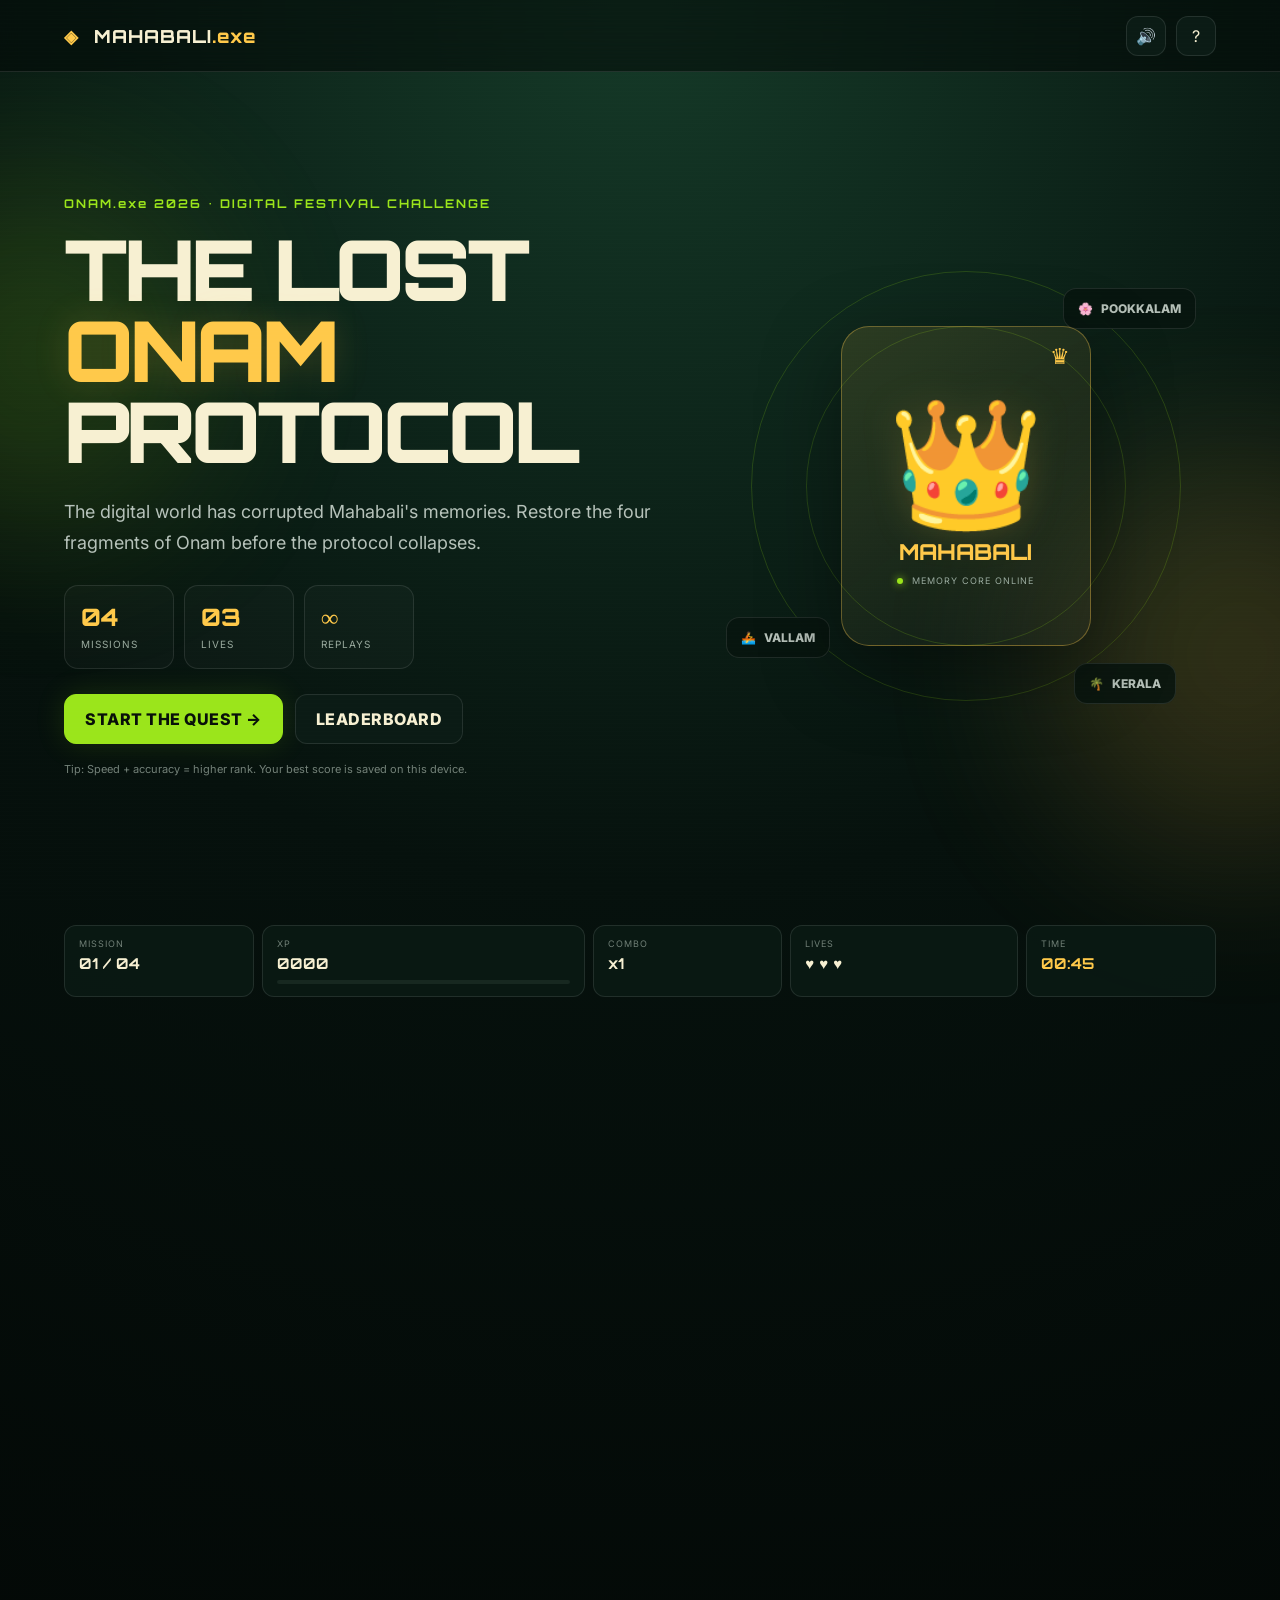
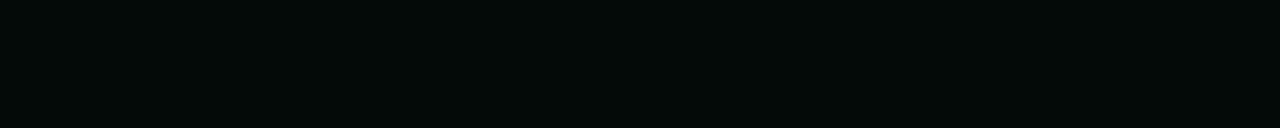
<file: index.html>
<!DOCTYPE html>
<html lang="en">
<head>
  <meta charset="UTF-8" />

  <meta
    name="viewport"
    content="width=device-width, initial-scale=1.0"
  />

  <meta name="theme-color" content="#07130f" />

  <title>MAHABALI.exe — The Lost Onam Protocol</title>

  <link
    rel="preconnect"
    href="https://fonts.googleapis.com"
  />

  <link
    rel="preconnect"
    href="https://fonts.gstatic.com"
    crossorigin
  />

  <link
    href="https://fonts.googleapis.com/css2?family=Inter:wght@400;500;600;700;800&family=Orbitron:wght@500;700;800;900&display=swap"
    rel="stylesheet"
  />

  <link rel="stylesheet" href="style.css" />
</head>

<body>

  <div class="scanlines"></div>

  <div class="ambient ambient-a"></div>
  <div class="ambient ambient-b"></div>

  <!-- TOP BAR -->

  <header class="topbar">

    <div class="brand">
      <span class="brand-mark">◈</span>
      MAHABALI<span>.exe</span>
    </div>

    <div class="top-actions">

      <button
        id="soundBtn"
        class="icon-btn"
        title="Toggle sound"
      >
        🔊
      </button>

      <button
        id="helpBtn"
        class="icon-btn"
        title="How to play"
      >
        ?
      </button>

    </div>

  </header>


  <main>

    <!-- ================= START SCREEN ================= -->

    <section
      id="startScreen"
      class="screen active"
    >

      <div class="hero-grid">

        <div class="hero-copy">

          <div class="eyebrow">
            ONAM.exe 2026 • DIGITAL FESTIVAL CHALLENGE
          </div>

          <h1>
            THE LOST
            <br>
            <span>ONAM</span> PROTOCOL
          </h1>

          <p class="lead">
            The digital world has corrupted Mahabali's memories.
            Restore the four fragments of Onam before the protocol
            collapses.
          </p>


          <div class="hero-stats">

            <div>
              <strong>04</strong>
              <small>MISSIONS</small>
            </div>

            <div>
              <strong>03</strong>
              <small>LIVES</small>
            </div>

            <div>
              <strong>∞</strong>
              <small>REPLAYS</small>
            </div>

          </div>


          <div class="start-actions">

            <button
              id="startBtn"
              class="primary-btn"
            >
              START THE QUEST
              <span>→</span>
            </button>

            <button
              id="leaderBtn"
              class="secondary-btn"
            >
              LEADERBOARD
            </button>

          </div>


          <p class="microcopy">
            Tip: Speed + accuracy = higher rank.
            Your best score is saved on this device.
          </p>

        </div>


        <!-- HERO ART -->

        <div class="hero-art">

          <div class="orbit orbit-1"></div>
          <div class="orbit orbit-2"></div>

          <div class="mahabali-card">

            <div class="crown">
              ♛
            </div>

            <div class="avatar">
              👑
            </div>

            <div class="maha-name">
              MAHABALI
            </div>

            <div class="maha-status">
              <i></i>
              MEMORY CORE ONLINE
            </div>

          </div>


          <div class="floating-card fc1">
            🌸
            <span>POOKKALAM</span>
          </div>

          <div class="floating-card fc2">
            🚣
            <span>VALLAM</span>
          </div>

          <div class="floating-card fc3">
            🌴
            <span>KERALA</span>
          </div>

        </div>

      </div>

    </section>


    <!-- ================= BRIEFING ================= -->

    <section
      id="briefingScreen"
      class="screen"
    >

      <div class="panel briefing-panel">

        <div class="eyebrow">
          INCOMING TRANSMISSION
        </div>

        <div class="brief-icon">
          👑
        </div>

        <h2>
          MAHABALI NEEDS YOU.
        </h2>

        <p>
          Four memory fragments are scattered across
          the digital Onam realm.
        </p>


        <div class="mission-list">

          <div>
            <b>01</b>
            <span>POOKKALAM CORE</span>
            <em>Pattern</em>
          </div>

          <div>
            <b>02</b>
            <span>VALLAM RUSH</span>
            <em>Reflex</em>
          </div>

          <div>
            <b>03</b>
            <span>ONAM HUNT</span>
            <em>Search</em>
          </div>

          <div>
            <b>04</b>
            <span>MAHABALI'S CHOICE</span>
            <em>Knowledge</em>
          </div>

        </div>


        <button
          id="beginBtn"
          class="primary-btn"
        >
          ENTER THE PROTOCOL
          <span>→</span>
        </button>

      </div>

    </section>


    <!-- ================= GAME SCREEN ================= -->

    <section
      id="gameScreen"
      class="screen"
    >

      <div class="hud">

        <div class="hud-block">
          <small>MISSION</small>
          <strong id="missionNumber">
            01 / 04
          </strong>
        </div>


        <div class="hud-block xp-block">

          <small>XP</small>

          <strong id="xpText">
            0000
          </strong>

          <div class="xp-bar">
            <i id="xpBar"></i>
          </div>

        </div>


        <div class="hud-block">

          <small>COMBO</small>

          <strong id="comboText">
            x1
          </strong>

        </div>


        <div class="hud-block">

          <small>LIVES</small>

          <strong id="livesText">
            ♥ ♥ ♥
          </strong>

        </div>


        <div class="hud-block timer-block">

          <small>TIME</small>

          <strong id="timerText">
            00:45
          </strong>

        </div>

      </div>


      <div
        id="levelContainer"
        class="level-container"
      ></div>

    </section>


    <!-- ================= FINAL SCREEN ================= -->

    <section
      id="finalScreen"
      class="screen"
    >

      <div class="panel final-panel">

        <div class="success-ring">
          ✓
        </div>

        <div class="eyebrow">
          PROTOCOL RESTORED
        </div>

        <h2>
          ONAM LIVES.
        </h2>

        <p class="final-message">
          You restored Mahabali's memories.
          The festival is back online.
        </p>


        <div class="score-card">

          <div>
            <small>FINAL SCORE</small>

            <strong id="finalScore">
              0000
            </strong>
          </div>


          <div>
            <small>RANK</small>

            <strong id="finalRank">
              —
            </strong>
          </div>


          <div>
            <small>BEST COMBO</small>

            <strong id="finalCombo">
              x1
            </strong>
          </div>

        </div>


        <div class="name-row">

          <input
            id="playerName"
            maxlength="14"
            placeholder="ENTER YOUR NAME"
          />

          <button
            id="saveScoreBtn"
            class="primary-btn"
          >
            SAVE SCORE
          </button>

        </div>


        <div class="final-actions">

          <button
            id="replayBtn"
            class="secondary-btn"
          >
            PLAY AGAIN
          </button>

          <button
            id="finalLeaderBtn"
            class="secondary-btn"
          >
            LEADERBOARD
          </button>

        </div>

      </div>

    </section>


    <!-- ================= LEADERBOARD ================= -->

    <section
      id="leaderScreen"
      class="screen"
    >

      <div class="panel leader-panel">

        <div class="eyebrow">
          ONAM.exe HALL OF FAME
        </div>

        <h2>
          LEADERBOARD
        </h2>

        <div
          id="leaderboardList"
          class="leaderboard-list"
        ></div>

        <button
          id="closeLeaderBtn"
          class="secondary-btn"
        >
          ← BACK
        </button>

      </div>

    </section>

  </main>


  <!-- TOAST -->

  <div
    id="toast"
    class="toast"
  ></div>


  <!-- HELP MODAL -->

  <div
    id="helpModal"
    class="modal hidden"
  >

    <div class="modal-box">

      <button
        id="closeHelp"
        class="modal-close"
      >
        ×
      </button>

      <div class="eyebrow">
        HOW TO PLAY
      </div>

      <h3>
        Restore the four fragments.
      </h3>

      <ul>

        <li>
          🌸 Match the Pookkalam pattern.
        </li>

        <li>
          🚣 Survive the Vallam Rush and collect energy.
        </li>

        <li>
          🔎 Find hidden Onam objects before time runs out.
        </li>

        <li>
          👑 Choose the correct answers in Mahabali's Choice.
        </li>

        <li>
          🔥 Maintain combos for bonus XP.
        </li>

      </ul>

      <p>
        Keyboard:
        <b>WASD / Arrow keys</b>
        in Vallam Rush.
        Mobile users can use the on-screen controls.
      </p>

    </div>

  </div>


  <script src="script.js"></script>

</body>
</html>
</file>
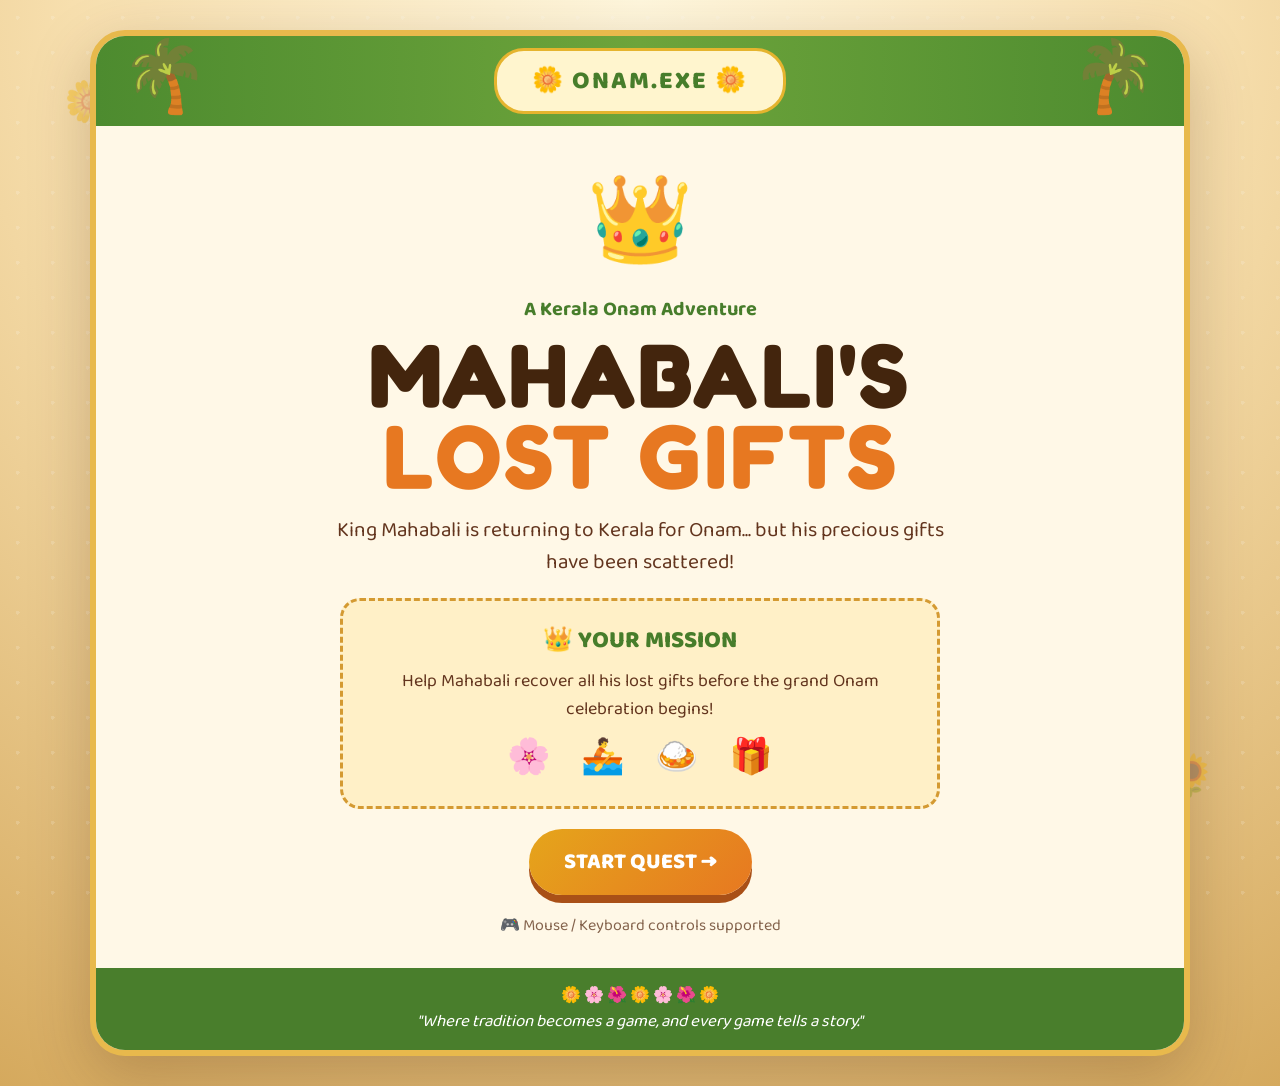
<file: mahabali-lost-gifts/index.html>
<!DOCTYPE html>
<html lang="en">
<head>
  <meta charset="UTF-8" />
  <meta name="viewport" content="width=device-width, initial-scale=1.0" />

  <title>Mahabali's Lost Gifts | ONAM.exe</title>

  <link rel="preconnect" href="https://fonts.googleapis.com">
  <link rel="preconnect" href="https://fonts.gstatic.com" crossorigin>

  <link
    href="https://fonts.googleapis.com/css2?family=Baloo+2:wght@400;500;600;700;800&family=Fredoka:wght@400;500;600;700&display=swap"
    rel="stylesheet"
  />

  <link rel="stylesheet" href="style.css" />
</head>

<body>

  <!-- =========================
       BACKGROUND DECORATIONS
  ========================== -->

  <div class="floating-flower flower-one">🌼</div>
  <div class="floating-flower flower-two">🌸</div>
  <div class="floating-flower flower-three">🌺</div>
  <div class="floating-flower flower-four">🌻</div>

  <!-- =========================
       GAME CONTAINER
  ========================== -->

  <main class="game-container">

    <!-- =========================
         HOME SCREEN
    ========================== -->

    <section id="home-screen" class="screen active">

      <div class="onam-top">

        <div class="coconut-tree left-tree">🌴</div>

        <div class="festival-badge">
          🌼 ONAM.EXE 🌼
        </div>

        <div class="coconut-tree right-tree">🌴</div>

      </div>

      <div class="home-content">

        <div class="mahbali-icon">
          👑
        </div>

        <p class="small-title">
          A Kerala Onam Adventure
        </p>

        <h1>
          MAHABALI'S
          <span>LOST GIFTS</span>
        </h1>

        <p class="story-text">
          King Mahabali is returning to Kerala for Onam...
          but his precious gifts have been scattered!
        </p>

        <div class="mission-card">

          <div class="mission-title">
            👑 YOUR MISSION
          </div>

          <p>
            Help Mahabali recover all his lost gifts
            before the grand Onam celebration begins!
          </p>

          <div class="mission-items">
            <span>🌸</span>
            <span>🚣</span>
            <span>🍛</span>
            <span>🎁</span>
          </div>

        </div>

        <button
          id="start-button"
          class="main-button"
          onclick="startGame()"
        >
          START QUEST
          <span>→</span>
        </button>

        <p class="controls-info">
          🎮 Mouse / Keyboard controls supported
        </p>

      </div>

      <div class="home-bottom">

        <div class="pookalam-decoration">
          🌼 🌸 🌺 🌼 🌸 🌺 🌼
        </div>

        <p>
          "Where tradition becomes a game,
          and every game tells a story."
        </p>

      </div>

    </section>


    <!-- =========================
         LEVEL INTRO
    ========================== -->

    <section id="level-intro-screen" class="screen">

      <div class="level-intro-card">

        <div id="level-icon" class="big-level-icon">
          🌸
        </div>

        <p class="level-number">
          LEVEL 1
        </p>

        <h2 id="level-title">
          FIND THE FLOWERS
        </h2>

        <p id="level-description">
          Collect flowers for Mahabali's Pookalam!
        </p>

        <div class="instruction-box">

          <h3>HOW TO PLAY</h3>

          <p id="level-instruction">
            Move your basket and catch the falling flowers.
          </p>

        </div>

        <button
          class="main-button"
          onclick="beginCurrentLevel()"
        >
          LET'S GO! 🚀
        </button>

      </div>

    </section>


    <!-- =========================
         GAME HUD
    ========================== -->

    <div id="game-hud" class="game-hud">

      <div class="hud-item">
        <span>⭐</span>
        <div>
          <small>SCORE</small>
          <strong id="score">0</strong>
        </div>
      </div>

      <div class="hud-item">
        <span>❤️</span>
        <div>
          <small>LIVES</small>
          <strong id="lives">❤️❤️❤️</strong>
        </div>
      </div>

      <div class="hud-item">
        <span>⏱️</span>
        <div>
          <small>TIME</small>
          <strong id="timer">30</strong>
        </div>
      </div>

      <div class="hud-item">
        <span>🔥</span>
        <div>
          <small>COMBO</small>
          <strong id="combo">0</strong>
        </div>
      </div>

    </div>


    <!-- =========================
         LEVEL 1
         FLOWER GAME
    ========================== -->

    <section id="flower-game" class="screen game-screen">

      <div class="game-header">

        <div>
          <span class="level-tag">
            LEVEL 1
          </span>

          <h2>
            🌸 Pookalam Rush
          </h2>
        </div>

        <div class="goal">
          Flowers:
          <strong>
            <span id="flowers-collected">0</span>/15
          </strong>
        </div>

      </div>

      <div
        id="flower-area"
        class="flower-area"
      >

        <div class="sky-decoration">
          ☁️
        </div>

        <div class="sun">
          ☀️
        </div>

        <div
          id="basket"
          class="basket"
        >
          🧺
        </div>

      </div>

      <div class="game-controls">

        <button onclick="moveBasket('left')">
          ◀
        </button>

        <p>
          Use <b>← →</b> or <b>A D</b> to move
        </p>

        <button onclick="moveBasket('right')">
          ▶
        </button>

      </div>

    </section>


    <!-- =========================
         LEVEL 2
         BOAT GAME
    ========================== -->

    <section id="boat-game" class="screen game-screen">

      <div class="game-header">

        <div>
          <span class="level-tag">
            LEVEL 2
          </span>

          <h2>
            🚣 Vallam Kali
          </h2>
        </div>

        <div class="goal">
          Reach:
          <strong>🏁</strong>
        </div>

      </div>

      <div class="boat-area">

        <div class="boat-cloud cloud-one">
          ☁️
        </div>

        <div class="boat-cloud cloud-two">
          ☁️
        </div>

        <div class="finish-line">
          🏁
        </div>

        <div
          id="player-boat"
          class="player-boat"
        >
          🚣
        </div>

        <div
          id="enemy-boat"
          class="enemy-boat"
        >
          🚣
        </div>

        <div class="water-line">
          ~ ~ ~ ~ ~ ~ ~ ~ ~ ~ ~ ~ ~ ~ ~ ~
        </div>

      </div>

      <div class="rhythm-section">

        <h3>
          🥁 ROW WITH THE RHYTHM!
        </h3>

        <div class="rhythm-bar">

          <div class="rhythm-zone bad-zone">
            BAD
          </div>

          <div class="rhythm-zone good-zone">
            GOOD
          </div>

          <div class="rhythm-zone perfect-zone">
            PERFECT
          </div>

          <div
            id="rhythm-marker"
            class="rhythm-marker"
          ></div>

        </div>

        <button
          id="row-button"
          class="row-button"
          onclick="rowBoat()"
        >
          🥁 ROW!
        </button>

        <p>
          Press <b>SPACE</b> or click ROW when the marker reaches PERFECT!
        </p>

      </div>

    </section>


    <!-- =========================
         LEVEL 3
         SADYA GAME
    ========================== -->

    <section id="sadya-game" class="screen game-screen">

      <div class="game-header">

        <div>
          <span class="level-tag">
            LEVEL 3
          </span>

          <h2>
            🍛 Sadya Master
          </h2>
        </div>

        <div class="goal">
          Dishes:
          <strong>
            <span id="dishes-completed">0</span>/6
          </strong>
        </div>

      </div>

      <div class="sadya-content">

        <div class="sadya-instruction">

          <p>
            👑 Mahabali says:
          </p>

          <h3 id="dish-question">
            "Where is the Rice?"
          </h3>

          <p>
            Click the correct dish!
          </p>

        </div>

        <div class="banana-leaf">

          <div class="leaf-veins"></div>

          <div
            class="dish-slot slot-1"
            data-dish="rice"
            onclick="selectDish('rice')"
          >
            🍚
            <small>Rice</small>
          </div>

          <div
            class="dish-slot slot-2"
            data-dish="sambar"
            onclick="selectDish('sambar')"
          >
            🥣
            <small>Sambar</small>
          </div>

          <div
            class="dish-slot slot-3"
            data-dish="avial"
            onclick="selectDish('avial')"
          >
            🥘
            <small>Avial</small>
          </div>

          <div
            class="dish-slot slot-4"
            data-dish="thoran"
            onclick="selectDish('thoran')"
          >
            🥗
            <small>Thoran</small>
          </div>

          <div
            class="dish-slot slot-5"
            data-dish="banana"
            onclick="selectDish('banana')"
          >
            🍌
            <small>Banana</small>
          </div>

          <div
            class="dish-slot slot-6"
            data-dish="payasam"
            onclick="selectDish('payasam')"
          >
            🍮
            <small>Payasam</small>
          </div>

        </div>

      </div>

    </section>


    <!-- =========================
         RESULT SCREEN
    ========================== -->

    <section id="result-screen" class="screen">

      <div class="result-card">

        <div class="victory-crown">
          👑
        </div>

        <p class="victory-text">
          QUEST COMPLETE!
        </p>

        <h1>
          ONAM
          <span>HERO</span>
        </h1>

        <p class="mahabali-message">
          "You found all my lost gifts!
          Kerala is ready for Onam!"
        </p>

        <div class="final-score-box">

          <p>
            YOUR FINAL SCORE
          </p>

          <strong id="final-score">
            0
          </strong>

          <span>
            ⭐ POINTS
          </span>

        </div>

        <div class="score-breakdown">

          <div>
            <span>🌸 Pookalam</span>
            <strong id="flower-final-score">
              0
            </strong>
          </div>

          <div>
            <span>🚣 Vallam Kali</span>
            <strong id="boat-final-score">
              0
            </strong>
          </div>

          <div>
            <span>🍛 Sadya</span>
            <strong id="sadya-final-score">
              0
            </strong>
          </div>

        </div>

        <div id="rating" class="rating">
          🏆 ONAM CHAMPION!
        </div>

        <button
          class="main-button"
          onclick="restartGame()"
        >
          PLAY AGAIN 🔄
        </button>

      </div>

    </section>

  </main>


  <!-- =========================
       MESSAGE POPUP
  ========================== -->

  <div
    id="message-popup"
    class="message-popup"
  >
    <span id="message-icon">⭐</span>
    <span id="message-text">Great!</span>
  </div>


  <script src="script.js"></script>

</body>
</html>
</file>
<file: style.css>
* {
  box-sizing: border-box;
  margin: 0;
  padding: 0;
}

:root {
  --bg: #06110d;
  --panel: #0b1b15;
  --panel2: #10251c;

  --green: #9be51b;
  --gold: #ffc94a;

  --cream: #f7f0d2;
  --muted: #9aab9f;

  --danger: #ff5f56;

  --line: rgba(255, 255, 255, 0.1);
}


html,
body {
  min-height: 100%;

  font-family: Inter, system-ui, sans-serif;

  background:
    radial-gradient(
      circle at 50% 0,
      #153a28 0,
      #06110d 48%,
      #030806 100%
    );

  color: var(--cream);

  overflow-x: hidden;
}


body {
  min-height: 100vh;
}


button,
input {
  font: inherit;
}


button {
  cursor: pointer;
}


/* ================= BACKGROUND ================= */

.scanlines {
  position: fixed;

  inset: 0;

  pointer-events: none;

  z-index: 20;

  background:
    repeating-linear-gradient(
      to bottom,
      transparent 0,
      transparent 3px,
      rgba(255, 255, 255, 0.012) 4px
    );

  mix-blend-mode: screen;
}


.ambient {
  position: fixed;

  border-radius: 50%;

  filter: blur(90px);

  opacity: 0.16;

  pointer-events: none;
}


.ambient-a {
  width: 350px;
  height: 350px;

  background: #9be51b;

  left: -140px;
  top: 20%;
}


.ambient-b {
  width: 400px;
  height: 400px;

  background: #ffc94a;

  right: -160px;
  bottom: 5%;
}


/* ================= TOP BAR ================= */

.topbar {
  height: 72px;

  border-bottom: 1px solid var(--line);

  display: flex;

  align-items: center;

  justify-content: space-between;

  padding: 0 5vw;

  position: relative;

  z-index: 5;

  background: rgba(3, 8, 6, 0.55);

  backdrop-filter: blur(16px);
}


.brand {
  font:
    800 18px Orbitron,
    sans-serif;

  letter-spacing: 1px;
}


.brand-mark {
  color: var(--green);

  margin-right: 8px;
}


.brand span {
  color: var(--gold);
}


.top-actions {
  display: flex;

  gap: 10px;
}


.icon-btn {
  width: 40px;
  height: 40px;

  border: 1px solid var(--line);

  background: #0b1b15;

  color: var(--cream);

  border-radius: 12px;
}


.icon-btn:hover {
  border-color: var(--green);

  color: var(--green);
}


/* ================= MAIN ================= */

main {
  min-height: calc(100vh - 72px);

  position: relative;

  z-index: 2;
}


.screen {
  display: none;

  min-height: calc(100vh - 72px);

  padding: 48px 5vw;

  animation: fadeIn 0.45s ease;
}


.screen.active {
  display: flex;
}


@keyframes fadeIn {

  from {
    opacity: 0;

    transform: translateY(10px);
  }

  to {
    opacity: 1;

    transform: none;
  }

}


/* ================= HERO ================= */

.hero-grid {
  width: min(1200px, 100%);

  margin: auto;

  display: grid;

  grid-template-columns: 1.1fr 0.9fr;

  gap: 40px;

  align-items: center;
}


.eyebrow {
  font:
    700 12px Orbitron,
    sans-serif;

  letter-spacing: 2px;

  color: var(--green);

  margin-bottom: 18px;
}


.hero-copy h1 {
  font:
    900 clamp(42px, 7vw, 84px) Orbitron,
    sans-serif;

  line-height: 0.96;

  letter-spacing: -4px;
}


.hero-copy h1 span {
  color: var(--gold);

  text-shadow:
    0 0 35px rgba(255, 201, 74, 0.18);
}


.lead {
  max-width: 650px;

  color: #b6c2ba;

  font-size: 18px;

  line-height: 1.7;

  margin: 26px 0;
}


.hero-stats {
  display: flex;

  gap: 10px;

  margin: 25px 0;
}


.hero-stats div {
  min-width: 110px;

  padding: 16px;

  border: 1px solid var(--line);

  border-radius: 14px;

  background: rgba(255, 255, 255, 0.025);
}


.hero-stats strong {
  display: block;

  font:
    800 24px Orbitron;

  color: var(--gold);
}


.hero-stats small {
  font-size: 10px;

  color: var(--muted);

  letter-spacing: 1px;
}


.start-actions {
  display: flex;

  gap: 12px;

  flex-wrap: wrap;
}


.primary-btn,
.secondary-btn {
  border-radius: 12px;

  padding: 14px 20px;

  font-weight: 800;

  letter-spacing: 0.5px;

  transition: 0.2s;
}


.primary-btn {
  border: 1px solid var(--green);

  background: var(--green);

  color: #081009;

  box-shadow:
    0 0 30px rgba(155, 229, 27, 0.13);
}


.primary-btn:hover {
  transform: translateY(-2px);

  box-shadow:
    0 10px 35px rgba(155, 229, 27, 0.2);
}


.secondary-btn {
  border: 1px solid var(--line);

  background: #0b1b15;

  color: var(--cream);
}


.secondary-btn:hover {
  border-color: var(--gold);

  color: var(--gold);
}


.microcopy {
  font-size: 11px;

  color: #738178;

  margin-top: 18px;
}


/* ================= HERO ART ================= */

.hero-art {
  height: 520px;

  position: relative;

  display: grid;

  place-items: center;
}


.orbit {
  position: absolute;

  border: 1px solid rgba(155, 229, 27, 0.18);

  border-radius: 50%;

  animation:
    spin 18s linear infinite;
}


.orbit-1 {
  width: 430px;
  height: 430px;
}


.orbit-2 {
  width: 320px;
  height: 320px;

  animation-direction: reverse;

  animation-duration: 12s;
}


@keyframes spin {

  to {
    transform: rotate(360deg);
  }

}


.mahabali-card {
  width: 250px;
  height: 320px;

  border:
    1px solid rgba(255, 201, 74, 0.35);

  border-radius: 28px;

  background:
    linear-gradient(
      145deg,
      rgba(255, 201, 74, 0.12),
      rgba(255, 255, 255, 0.025)
    );

  display: flex;

  flex-direction: column;

  align-items: center;

  justify-content: center;

  box-shadow:
    0 25px 80px rgba(0, 0, 0, 0.4);

  position: relative;

  z-index: 2;
}


.avatar {
  font-size: 125px;

  filter:
    drop-shadow(
      0 0 18px rgba(255, 201, 74, 0.18)
    );
}


.crown {
  position: absolute;

  top: 16px;

  right: 20px;

  color: var(--gold);

  font-size: 22px;
}


.maha-name {
  font:
    800 22px Orbitron;

  color: var(--gold);
}


.maha-status {
  font-size: 9px;

  letter-spacing: 1px;

  color: var(--muted);

  margin-top: 10px;
}


.maha-status i {
  display: inline-block;

  width: 6px;
  height: 6px;

  background: var(--green);

  border-radius: 50%;

  margin-right: 5px;

  box-shadow:
    0 0 8px var(--green);
}


.floating-card {
  position: absolute;

  padding: 12px 14px;

  border: 1px solid var(--line);

  background: rgba(8, 20, 15, 0.85);

  border-radius: 13px;

  display: flex;

  gap: 8px;

  align-items: center;

  font-weight: 800;

  font-size: 12px;

  backdrop-filter: blur(10px);
}


.floating-card span {
  color: #b5c0b8;
}


.fc1 {
  top: 12%;
  right: 4%;
}


.fc2 {
  bottom: 17%;
  left: 2%;
}


.fc3 {
  bottom: 8%;
  right: 8%;
}


/* ================= PANELS ================= */

.panel {
  width: min(850px, 100%);

  margin: auto;

  background:
    linear-gradient(
      145deg,
      rgba(16, 37, 28, 0.94),
      rgba(6, 17, 13, 0.94)
    );

  border: 1px solid var(--line);

  border-radius: 24px;

  padding: 42px;

  box-shadow:
    0 30px 100px rgba(0, 0, 0, 0.4);

  text-align: center;
}


.briefing-panel h2,
.final-panel h2,
.leader-panel h2 {
  font:
    800 clamp(30px, 5vw, 50px) Orbitron;

  margin-bottom: 12px;
}


.brief-icon {
  font-size: 70px;

  margin: 10px;
}


.briefing-panel > p,
.final-message {
  color: var(--muted);

  line-height: 1.6;

  max-width: 620px;

  margin: 0 auto 25px;
}


/* ================= MISSIONS ================= */

.mission-list {
  display: grid;

  grid-template-columns: 1fr 1fr;

  gap: 10px;

  text-align: left;

  margin: 25px 0 30px;
}


.mission-list div {
  display: grid;

  grid-template-columns: 42px 1fr auto;

  align-items: center;

  gap: 10px;

  padding: 14px;

  border: 1px solid var(--line);

  border-radius: 12px;

  background: rgba(255, 255, 255, 0.025);
}


.mission-list b {
  color: var(--gold);

  font-family: Orbitron;
}


.mission-list span {
  font-size: 12px;

  font-weight: 800;
}


.mission-list em {
  font-style: normal;

  color: var(--muted);

  font-size: 10px;
}


/* ================= HUD ================= */

#gameScreen {
  display: block;

  padding-top: 25px;
}


.hud {
  width: min(1200px, 100%);

  margin: auto;

  display: grid;

  grid-template-columns:
    1fr
    1.7fr
    1fr
    1.2fr
    1fr;

  gap: 8px;
}


.hud-block {
  padding: 12px 14px;

  background: rgba(11, 27, 21, 0.8);

  border: 1px solid var(--line);

  border-radius: 12px;
}


.hud-block small {
  display: block;

  color: #718077;

  font-size: 9px;

  letter-spacing: 1px;
}


.hud-block strong {
  display: block;

  font:
    700 15px Orbitron;

  margin-top: 5px;
}


.xp-bar {
  height: 4px;

  background: #172820;

  border-radius: 10px;

  margin-top: 7px;

  overflow: hidden;
}


.xp-bar i {
  display: block;

  height: 100%;

  width: 0;

  background: var(--green);

  transition: 0.3s;
}


.timer-block strong {
  color: var(--gold);
}


/* ================= LEVEL ================= */

.level-container {
  width: min(1000px, 100%);

  margin: 18px auto;
}


.level-card {
  background: rgba(8, 20, 15, 0.8);

  border: 1px solid var(--line);

  border-radius: 22px;

  padding: 28px;

  min-height: 550px;
}


.level-header {
  display: flex;

  justify-content: space-between;

  align-items: end;

  gap: 20px;

  margin-bottom: 20px;
}


.level-header h2 {
  font:
    800 28px Orbitron;
}


.level-header p {
  color: var(--muted);

  font-size: 13px;

  margin-top: 7px;
}


.level-tag {
  font-size: 10px;

  color: var(--green);

  border:
    1px solid rgba(155, 229, 27, 0.25);

  padding: 7px 10px;

  border-radius: 99px;
}


/* ================= POOKKALAM ================= */

.pook-grid {
  width: min(470px, 100%);

  aspect-ratio: 1;

  margin: 25px auto;

  display: grid;

  grid-template-columns: repeat(5, 1fr);

  gap: 8px;

  padding: 15px;

  border-radius: 50%;

  background:
    radial-gradient(
      circle,
      #5a4314,
      #151b0f 70%
    );

  border:
    2px solid rgba(255, 201, 74, 0.25);
}


.flower {
  border: 0;

  border-radius: 50%;

  font-size: clamp(20px, 5vw, 38px);

  background: #17281c;

  transition: 0.15s;

  box-shadow:
    inset 0 0 0 2px rgba(255, 255, 255, 0.03);
}


.flower:hover {
  transform: scale(1.08);
}


.flower.selected {
  outline: 3px solid var(--gold);

  background: #2a3917;
}


.flower.correct {
  animation: pop 0.35s;
}


.flower.wrong {
  animation: shake 0.3s;
}


@keyframes pop {

  50% {
    transform: scale(1.25);
  }

}


@keyframes shake {

  25% {
    transform: translateX(-7px);
  }

  75% {
    transform: translateX(7px);
  }

}


.center-message {
  text-align: center;

  color: var(--muted);

  font-size: 13px;
}


/* ================= VALLAM ================= */

.boat-wrap {
  height: 390px;

  position: relative;

  overflow: hidden;

  border-radius: 18px;

  background:
    linear-gradient(
      #0b2831,
      #073a42 52%,
      #06262b
    );

  border: 1px solid rgba(255, 255, 255, 0.08);
}


.boat-track {
  position: absolute;

  inset: 0;

  background:
    repeating-linear-gradient(
      170deg,
      transparent 0 55px,
      rgba(255, 255, 255, 0.05) 57px,
      transparent 59px
    );

  animation:
    water 2s linear infinite;
}


@keyframes water {

  to {
    background-position: 120px 0;
  }

}


.boat-player {
  position: absolute;

  font-size: 54px;

  left: 50%;

  bottom: 35px;

  transform: translateX(-50%);

  transition: left 0.08s;

  filter:
    drop-shadow(
      0 8px 4px rgba(0, 0, 0, 0.35)
    );

  z-index: 3;
}


.boat-object {
  position: absolute;

  font-size: 30px;

  z-index: 2;
}


.boat-rock {
  font-size: 38px;
}


.boat-controls {
  display: flex;

  justify-content: center;

  gap: 10px;

  margin-top: 15px;
}


.ctrl {
  width: 55px;
  height: 45px;

  border: 1px solid var(--line);

  border-radius: 10px;

  background: #10251c;

  color: white;

  font-size: 20px;
}


.mobile-controls {
  display: none;
}


/* ================= HUNT ================= */

.hunt-area {
  height: 420px;

  position: relative;

  border-radius: 18px;

  overflow: hidden;

  background:
    linear-gradient(
      #d8b66c 0 48%,
      #55794b 49%
    );

  border: 1px solid var(--line);
}


.hunt-area:before {
  content: "";

  position: absolute;

  inset: 0;

  background:
    radial-gradient(
      circle at 15% 30%,
      #7a9b4d 0 3%,
      transparent 4%
    ),

    radial-gradient(
      circle at 75% 70%,
      #8b673e 0 4%,
      transparent 5%
    ),

    radial-gradient(
      circle at 50% 20%,
      #6d8c49 0 4%,
      transparent 5%
    );

  opacity: 0.6;
}


.hunt-item {
  position: absolute;

  border: 0;

  background: rgba(0, 0, 0, 0.08);

  border-radius: 50%;

  font-size: 30px;

  width: 52px;
  height: 52px;

  transition: 0.2s;

  z-index: 2;
}


.hunt-item:hover {
  transform: scale(1.18);

  background: rgba(255, 255, 255, 0.15);
}


.hunt-item.found {
  opacity: 0;

  transform: scale(2);
}


/* ================= QUESTIONS ================= */

.question-box {
  max-width: 760px;

  margin: 35px auto;
}


.question-box h3 {
  font-size: 22px;

  line-height: 1.5;

  margin-bottom: 25px;
}


.answers {
  display: grid;

  grid-template-columns: 1fr 1fr;

  gap: 12px;
}


.answer {
  padding: 17px;

  border: 1px solid var(--line);

  background: #0e2119;

  color: var(--cream);

  border-radius: 12px;

  text-align: left;

  font-weight: 600;

  transition: 0.2s;
}


.answer:hover {
  border-color: var(--gold);

  transform: translateY(-2px);
}


.answer.correct {
  border-color: var(--green);

  background:
    rgba(155, 229, 27, 0.12);
}


.answer.wrong {
  border-color: var(--danger);

  background:
    rgba(255, 95, 86, 0.12);
}


/* ================= FINAL ================= */

.success-ring {
  width: 90px;
  height: 90px;

  border:
    2px solid var(--green);

  border-radius: 50%;

  display: grid;

  place-items: center;

  color: var(--green);

  font-size: 42px;

  margin: 0 auto 20px;

  box-shadow:
    0 0 50px rgba(155, 229, 27, 0.15);
}


.score-card {
  display: grid;

  grid-template-columns: repeat(3, 1fr);

  gap: 10px;

  margin: 25px 0;
}


.score-card div {
  padding: 18px;

  border: 1px solid var(--line);

  border-radius: 12px;
}


.score-card small {
  display: block;

  color: var(--muted);

  font-size: 9px;

  letter-spacing: 1px;
}


.score-card strong {
  font:
    800 24px Orbitron;

  color: var(--gold);

  display: block;

  margin-top: 6px;
}


.name-row {
  display: flex;

  gap: 10px;

  max-width: 600px;

  margin: auto;
}


.name-row input {
  flex: 1;

  min-width: 0;

  background: #06110d;

  border: 1px solid var(--line);

  border-radius: 12px;

  color: white;

  padding: 14px;

  text-transform: uppercase;

  outline: none;
}


.name-row input:focus {
  border-color: var(--green);
}


.final-actions {
  display: flex;

  justify-content: center;

  gap: 10px;

  margin-top: 12px;
}


/* ================= LEADERBOARD ================= */

.leader-panel {
  max-width: 700px;
}


.leaderboard-list {
  margin: 25px 0;

  text-align: left;
}


.leader-row {
  display: grid;

  grid-template-columns: 45px 1fr 100px;

  align-items: center;

  padding: 15px;

  border-bottom: 1px solid var(--line);
}


.leader-row:first-child {
  background:
    rgba(255, 201, 74, 0.06);

  border-radius: 12px;
}


.leader-row .rank {
  font:
    800 16px Orbitron;

  color: var(--gold);
}


.leader-row .name {
  font-weight: 700;
}


.leader-row .score {
  font:
    700 14px Orbitron;

  text-align: right;
}


.empty {
  color: var(--muted);

  text-align: center;

  padding: 30px;
}


/* ================= TOAST ================= */

.toast {
  position: fixed;

  left: 50%;

  bottom: 28px;

  transform:
    translate(-50%, 20px);

  padding: 12px 18px;

  border: 1px solid var(--line);

  background: #10251c;

  color: var(--cream);

  border-radius: 99px;

  opacity: 0;

  pointer-events: none;

  z-index: 50;

  transition: 0.25s;
}


.toast.show {
  opacity: 1;

  transform:
    translate(-50%, 0);
}


/* ================= MODAL ================= */

.modal {
  position: fixed;

  inset: 0;

  background: rgba(0, 0, 0, 0.7);

  backdrop-filter: blur(8px);

  display: grid;

  place-items: center;

  z-index: 40;

  padding: 20px;
}


.modal.hidden {
  display: none;
}


.modal-box {
  max-width: 550px;

  background: #0b1b15;

  border: 1px solid var(--line);

  border-radius: 20px;

  padding: 30px;

  position: relative;
}


.modal-close {
  position: absolute;

  right: 15px;

  top: 10px;

  border: 0;

  background: none;

  color: white;

  font-size: 28px;
}


.modal-box h3 {
  font:
    700 24px Orbitron;

  margin-bottom: 18px;
}


.modal-box ul {
  list-style: none;

  line-height: 2;
}


.modal-box p {
  color: var(--muted);

  font-size: 13px;

  line-height: 1.6;

  margin-top: 15px;
}


/* ================= TABLET ================= */

@media (max-width: 800px) {

  .hero-grid {
    grid-template-columns: 1fr;
  }


  .hero-art {
    height: 350px;

    order: -1;
  }


  .mahabali-card {
    width: 190px;

    height: 245px;
  }


  .avatar {
    font-size: 90px;
  }


  .orbit-1 {
    width: 290px;
    height: 290px;
  }


  .orbit-2 {
    width: 220px;
    height: 220px;
  }


  .hud {
    grid-template-columns:
      repeat(3, 1fr);
  }


  .timer-block {
    grid-column: span 1;
  }


  .xp-block {
    grid-column: span 2;
  }


  .mission-list {
    grid-template-columns: 1fr;
  }


  .level-card {
    padding: 18px;
  }


  .answers {
    grid-template-columns: 1fr;
  }


  .mobile-controls {
    display: flex;

    justify-content: center;

    gap: 8px;

    margin-top: 10px;
  }


  .boat-controls {
    display: none;
  }


  .floating-card {
    display: none;
  }

}


/* ================= MOBILE ================= */

@media (max-width: 520px) {

  .screen {
    padding: 28px 16px;
  }


  .topbar {
    padding: 0 16px;
  }


  .hero-copy h1 {
    letter-spacing: -2px;
  }


  .hero-stats div {
    min-width: 0;

    flex: 1;
  }


  .hud {
    grid-template-columns:
      repeat(2, 1fr);
  }


  .xp-block {
    grid-column: span 2;
  }


  .score-card {
    grid-template-columns: 1fr;
  }


  .name-row {
    flex-direction: column;
  }


  .panel {
    padding: 25px 18px;
  }


  .hunt-area {
    height: 350px;
  }

}
/* =========================================
   POOKKALAM MEMORY CHALLENGE
   ========================================= */

.memory-target {
  margin: 20px auto 28px;
  padding: 18px 22px;
  max-width: 760px;
  text-align: center;
  border: 1px solid rgba(255, 210, 80, 0.25);
  border-radius: 18px;
  background: rgba(255, 255, 255, 0.04);
}

.target-sequence {
  display: flex;
  justify-content: center;
  align-items: center;
  flex-wrap: wrap;
  gap: 10px;
  margin-top: 14px;
}

.target-flower {
  width: 48px;
  height: 48px;

  display: flex;
  justify-content: center;
  align-items: center;

  border-radius: 50%;

  background: rgba(255, 255, 255, 0.07);

  border: 1px solid rgba(255, 255, 255, 0.12);

  font-size: 25px;

  transition:
    transform 0.2s ease,
    opacity 0.2s ease,
    background 0.2s ease;
}

.target-flower.completed {
  transform: scale(1.12);

  background: rgba(120, 220, 100, 0.18);

  border-color: rgba(120, 220, 100, 0.6);
}

.memory-status {
  margin: 15px 0 0;

  font-size: 14px;

  opacity: 0.8;
}

.sequence-hidden .target-sequence {
  filter: blur(12px);

  opacity: 0.18;

  pointer-events: none;
}

.pook-grid {
  width: min(560px, 92vw);

  margin: 0 auto;

  display: grid;

  grid-template-columns:
    repeat(5, 1fr);

  gap: 12px;

  padding: 20px;

  border-radius: 24px;

  background:
    radial-gradient(
      circle at center,
      rgba(255, 193, 7, 0.08),
      rgba(0, 0, 0, 0.15)
    );

  border: 1px solid rgba(255, 210, 80, 0.18);
}

.flower {
  aspect-ratio: 1;

  border-radius: 18px;

  border: 1px solid rgba(255, 255, 255, 0.08);

  background:
    linear-gradient(
      145deg,
      rgba(255, 255, 255, 0.08),
      rgba(255, 255, 255, 0.025)
    );

  font-size: clamp(25px, 5vw, 40px);

  cursor: pointer;

  transition:
    transform 0.15s ease,
    border-color 0.15s ease,
    background 0.15s ease,
    opacity 0.15s ease;
}

.flower:hover:not(:disabled) {
  transform: translateY(-4px) scale(1.04);

  border-color: rgba(255, 211, 80, 0.7);

  background: rgba(255, 193, 7, 0.12);
}

.flower:active:not(:disabled) {
  transform: scale(0.94);
}

.flower:disabled {
  cursor: default;
}

.flower.correct {
  background: rgba(80, 220, 120, 0.2);

  border-color: rgba(80, 220, 120, 0.8);

  transform: scale(0.92);

  opacity: 0.45;
}

.flower.wrong {
  background: rgba(255, 60, 60, 0.2);

  border-color: rgba(255, 80, 80, 0.9);

  animation: shakeFlower 0.35s ease;
}

@keyframes shakeFlower {
  0% {
    transform: translateX(0);
  }

  25% {
    transform: translateX(-7px);
  }

  50% {
    transform: translateX(7px);
  }

  75% {
    transform: translateX(-5px);
  }

  100% {
    transform: translateX(0);
  }
}

@media (max-width: 600px) {
  .pook-grid {
    gap: 7px;
    padding: 10px;
  }

  .flower {
    border-radius: 12px;
  }

  .target-flower {
    width: 38px;
    height: 38px;
    font-size: 21px;
  }
}
/* =====================================================
   MAHABALI.exe UPGRADE
   ===================================================== */

/* MEMORY TARGET */

.memory-target {
  width: min(760px, 92vw);
  margin: 20px auto 28px;
  padding: 20px;
  text-align: center;

  border: 1px solid rgba(255, 210, 80, 0.25);
  border-radius: 20px;

  background: rgba(255, 255, 255, 0.035);
  backdrop-filter: blur(10px);
}

.target-sequence {
  display: flex;
  justify-content: center;
  align-items: center;
  flex-wrap: wrap;

  gap: 10px;

  margin-top: 16px;
}

.target-flower {
  width: 50px;
  height: 50px;

  display: flex;
  justify-content: center;
  align-items: center;

  border-radius: 50%;

  font-size: 27px;

  background: rgba(255, 255, 255, 0.06);

  border: 1px solid rgba(255, 255, 255, 0.12);

  transition: 0.25s ease;
}

.target-flower.completed {
  transform: scale(1.12);

  background: rgba(90, 220, 120, 0.18);

  border-color: rgba(90, 220, 120, 0.75);
}

.memory-status {
  margin-top: 15px;

  font-size: 13px;
  letter-spacing: 1px;

  opacity: 0.8;
}

/* HIDE MEMORY */

.sequence-hidden .target-sequence {
  filter: blur(13px);

  opacity: 0.12;
}

/* POOKKALAM GRID */

.pook-grid {
  width: min(570px, 94vw);

  margin: auto;

  display: grid;

  grid-template-columns:
    repeat(5, 1fr);

  gap: 11px;

  padding: 18px;

  border-radius: 24px;

  background:
    radial-gradient(
      circle,
      rgba(255, 200, 60, 0.09),
      rgba(0, 0, 0, 0.16)
    );

  border: 1px solid
    rgba(255, 210, 80, 0.18);
}

.flower {
  aspect-ratio: 1;

  border: 1px solid
    rgba(255, 255, 255, 0.1);

  border-radius: 17px;

  background:
    linear-gradient(
      145deg,
      rgba(255, 255, 255, 0.08),
      rgba(255, 255, 255, 0.025)
    );

  font-size: clamp(25px, 5vw, 40px);

  cursor: pointer;

  transition:
    transform 0.15s ease,
    border-color 0.15s ease,
    background 0.15s ease;
}

.flower:hover:not(:disabled) {
  transform: translateY(-4px) scale(1.04);

  border-color:
    rgba(255, 210, 70, 0.75);

  background:
    rgba(255, 200, 60, 0.12);
}

.flower:active:not(:disabled) {
  transform: scale(0.92);
}

.flower:disabled {
  cursor: default;
}

.flower.correct {
  opacity: 0.4;

  background:
    rgba(70, 220, 110, 0.2);

  border-color:
    rgba(70, 220, 110, 0.8);

  transform: scale(0.92);
}

.flower.wrong {
  background:
    rgba(255, 60, 60, 0.2);

  border-color:
    rgba(255, 70, 70, 0.9);

  animation:
    flowerShake 0.35s ease;
}

@keyframes flowerShake {
  0% {
    transform: translateX(0);
  }

  25% {
    transform: translateX(-7px);
  }

  50% {
    transform: translateX(7px);
  }

  75% {
    transform: translateX(-5px);
  }

  100% {
    transform: translateX(0);
  }
}

/* =====================================================
   VALLAM
   ===================================================== */

.boat-wrap {
  position: relative;

  width: min(800px, 94vw);

  height: 430px;

  margin: 20px auto;

  overflow: hidden;

  border-radius: 26px;

  border: 1px solid
    rgba(255, 210, 80, 0.2);

  background:
    linear-gradient(
      180deg,
      rgba(30, 100, 130, 0.22),
      rgba(0, 30, 50, 0.5)
    );
}

.boat-track {
  position: absolute;

  inset: 0;

  background:
    repeating-linear-gradient(
      180deg,
      transparent 0px,
      transparent 38px,
      rgba(255, 255, 255, 0.035) 39px,
      transparent 40px
    );

  animation:
    waterMove 1.2s linear infinite;
}

@keyframes waterMove {
  from {
    transform: translateY(0);
  }

  to {
    transform: translateY(40px);
  }
}

.boat-player {
  position: absolute;

  left: 50%;
  bottom: 55px;

  transform: translateX(-50%);

  font-size: 48px;

  z-index: 5;

  transition: left 0.12s ease;

  filter:
    drop-shadow(
      0 5px 12px
      rgba(0, 0, 0, 0.5)
    );
}

.boat-object {
  position: absolute;

  z-index: 4;

  font-size: 34px;

  transform:
    translateX(-50%);
}

.boat-rock {
  font-size: 38px;
}

.boat-controls {
  display: flex;

  justify-content: center;

  gap: 18px;

  margin: 18px 0;
}

.ctrl {
  min-width: 80px;

  min-height: 55px;

  border-radius: 14px;

  border: 1px solid
    rgba(255, 210, 80, 0.3);

  background:
    rgba(255, 255, 255, 0.06);

  font-size: 25px;

  cursor: pointer;

  transition: 0.2s ease;
}

.ctrl:hover {
  transform: translateY(-3px);

  background:
    rgba(255, 200, 60, 0.13);
}

/* =====================================================
   ONAM HUNT
   ===================================================== */

.hunt-area {
  position: relative;

  width: min(850px, 94vw);

  height: 470px;

  margin: 20px auto;

  overflow: hidden;

  border-radius: 25px;

  border: 1px solid
    rgba(255, 210, 80, 0.2);

  background:
    radial-gradient(
      circle at center,
      rgba(255, 190, 50, 0.07),
      rgba(0, 0, 0, 0.2)
    );
}

.hunt-item {
  position: absolute;

  width: 58px;
  height: 58px;

  transform:
    translate(-50%, -50%);

  border-radius: 50%;

  border: 1px solid
    rgba(255, 255, 255, 0.12);

  background:
    rgba(255, 255, 255, 0.05);

  font-size: 30px;

  cursor: pointer;

  transition:
    transform 0.18s ease,
    opacity 0.2s ease;
}

.hunt-item:hover {
  transform:
    translate(-50%, -50%)
    scale(1.18);

  background:
    rgba(255, 200, 60, 0.13);
}

.hunt-item.found {
  opacity: 0.25;

  transform:
    translate(-50%, -50%)
    scale(0.75);

  pointer-events: none;
}

.hunt-item.decoy {
  border-color:
    rgba(255, 70, 70, 0.2);
}

/* =====================================================
   QUESTIONS
   ===================================================== */

.question-box {
  width: min(780px, 94vw);

  margin: 35px auto;

  padding: 35px;

  border-radius: 25px;

  border: 1px solid
    rgba(255, 210, 80, 0.2);

  background:
    rgba(255, 255, 255, 0.035);
}

.question-progress {
  margin: 10px 0;

  opacity: 0.6;

  font-size: 13px;
}

.question-box h3 {
  margin: 20px 0 25px;

  font-size: clamp(
    20px,
    3vw,
    30px
  );

  line-height: 1.35;
}

.answers {
  display: grid;

  grid-template-columns:
    repeat(2, 1fr);

  gap: 14px;
}

.answer {
  min-height: 60px;

  padding: 14px 18px;

  border-radius: 14px;

  border: 1px solid
    rgba(255, 255, 255, 0.12);

  background:
    rgba(255, 255, 255, 0.045);

  text-align: left;

  font-size: 15px;

  cursor: pointer;

  transition: 0.2s ease;
}

.answer:hover:not(:disabled) {
  transform: translateY(-3px);

  border-color:
    rgba(255, 210, 70, 0.7);

  background:
    rgba(255, 200, 60, 0.1);
}

.answer.correct {
  background:
    rgba(70, 220, 110, 0.2);

  border-color:
    rgba(70, 220, 110, 0.8);
}

.answer.wrong {
  background:
    rgba(255, 60, 60, 0.2);

  border-color:
    rgba(255, 60, 60, 0.8);
}

/* =====================================================
   MOBILE
   ===================================================== */

@media (max-width: 650px) {
  .pook-grid {
    gap: 6px;
    padding: 10px;
  }

  .flower {
    border-radius: 11px;
  }

  .target-flower {
    width: 39px;
    height: 39px;

    font-size: 21px;
  }

  .boat-wrap {
    height: 360px;
  }

  .hunt-area {
    height: 430px;
  }

  .answers {
    grid-template-columns: 1fr;
  }

  .question-box {
    padding: 22px;
  }

  .hunt-item {
    width: 50px;
    height: 50px;
  }
}
</file>
<file: mahabali-lost-gifts/style.css>
* {
  margin: 0;
  padding: 0;
  box-sizing: border-box;
}

:root {
  --green: #477d2b;
  --dark-green: #28521b;
  --gold: #e5a51b;
  --orange: #e77821;
  --cream: #fff8e7;
  --brown: #63351e;
  --red: #c94228;
}

body {
  min-height: 100vh;
  font-family: "Baloo 2", cursive;
  background:
    radial-gradient(circle at top, #fff7dd 0%, #f7dfae 45%, #d5a95d 100%);
  color: var(--brown);
  overflow-x: hidden;
}


/* =========================
   BACKGROUND
========================= */

body::before {
  content: "";
  position: fixed;
  inset: 0;
  pointer-events: none;
  background-image:
    radial-gradient(#ffffff55 2px, transparent 2px);
  background-size: 35px 35px;
  opacity: 0.5;
}

.floating-flower {
  position: fixed;
  font-size: 40px;
  opacity: 0.4;
  animation: float 4s ease-in-out infinite;
  pointer-events: none;
}

.flower-one {
  top: 8%;
  left: 5%;
}

.flower-two {
  top: 20%;
  right: 7%;
  animation-delay: 1s;
}

.flower-three {
  bottom: 20%;
  left: 7%;
  animation-delay: 2s;
}

.flower-four {
  bottom: 10%;
  right: 5%;
  animation-delay: 1.5s;
}

@keyframes float {
  0%, 100% {
    transform: translateY(0) rotate(0);
  }

  50% {
    transform: translateY(-15px) rotate(8deg);
  }
}


/* =========================
   MAIN CONTAINER
========================= */

.game-container {
  width: min(1100px, 94%);
  min-height: 90vh;
  margin: 30px auto;
  background: var(--cream);
  border: 6px solid #e8b94c;
  border-radius: 35px;
  box-shadow:
    0 20px 60px rgba(80, 40, 10, 0.25);
  position: relative;
  overflow: hidden;
}


/* =========================
   SCREENS
========================= */

.screen {
  display: none;
  min-height: 85vh;
  position: relative;
}

.screen.active {
  display: block;
}


/* =========================
   HOME
========================= */

.onam-top {
  height: 90px;
  background: linear-gradient(
    90deg,
    #4d8b2f,
    #6da43b,
    #4d8b2f
  );
  display: flex;
  align-items: center;
  justify-content: center;
  position: relative;
}

.festival-badge {
  background: #fff5ce;
  color: var(--green);
  padding: 10px 35px;
  border-radius: 30px;
  font-size: 25px;
  font-weight: 800;
  letter-spacing: 2px;
  border: 3px solid #e5b42e;
}

.coconut-tree {
  position: absolute;
  font-size: 70px;
}

.left-tree {
  left: 25px;
}

.right-tree {
  right: 25px;
  transform: scaleX(-1);
}

.home-content {
  text-align: center;
  max-width: 800px;
  margin: 20px auto 0;
  padding: 10px 25px 30px;
}

.mahbali-icon {
  font-size: 85px;
  animation: crownFloat 2s infinite ease-in-out;
}

@keyframes crownFloat {
  0%, 100% {
    transform: translateY(0);
  }

  50% {
    transform: translateY(-10px);
  }
}

.small-title {
  color: var(--green);
  font-weight: 700;
  font-size: 20px;
}

h1 {
  font-family: "Fredoka", sans-serif;
  font-size: clamp(50px, 8vw, 90px);
  line-height: 0.9;
  color: #43250d;
  letter-spacing: 3px;
  margin: 8px 0 20px;
}

h1 span {
  display: block;
  color: var(--orange);
}

.story-text {
  max-width: 650px;
  margin: auto;
  font-size: 21px;
  line-height: 1.5;
}

.mission-card {
  max-width: 600px;
  margin: 20px auto;
  padding: 20px;
  background: #fff0c7;
  border: 3px dashed #d49a32;
  border-radius: 20px;
}

.mission-title {
  color: var(--green);
  font-size: 24px;
  font-weight: 800;
}

.mission-card p {
  font-size: 18px;
  margin: 7px 0;
}

.mission-items {
  font-size: 35px;
  display: flex;
  justify-content: center;
  gap: 30px;
}

.main-button {
  border: none;
  cursor: pointer;
  background: linear-gradient(
    135deg,
    #e5a51b,
    #e77821
  );
  color: white;
  padding: 15px 35px;
  border-radius: 50px;
  font-family: inherit;
  font-size: 22px;
  font-weight: 800;
  box-shadow: 0 8px 0 #a95017;
  transition: 0.15s;
}

.main-button:hover {
  transform: translateY(-3px);
  box-shadow: 0 11px 0 #a95017;
}

.main-button:active {
  transform: translateY(4px);
  box-shadow: 0 4px 0 #a95017;
}

.controls-info {
  margin-top: 18px;
  color: #84634c;
}

.home-bottom {
  background: #497e2c;
  color: white;
  text-align: center;
  padding: 15px;
}

.home-bottom p {
  font-size: 17px;
  font-style: italic;
}


/* =========================
   LEVEL INTRO
========================= */

#level-intro-screen {
  align-items: center;
  justify-content: center;
  padding: 40px;
}

#level-intro-screen.active {
  display: flex;
}

.level-intro-card {
  width: min(650px, 100%);
  text-align: center;
  background: #fff3cf;
  padding: 45px;
  border: 4px solid #e3ad32;
  border-radius: 30px;
  box-shadow: 0 15px 30px #8d5c2930;
}

.big-level-icon {
  font-size: 80px;
}

.level-number {
  color: var(--orange);
  font-weight: 800;
  font-size: 20px;
}

.level-intro-card h2 {
  font-family: Fredoka, sans-serif;
  color: var(--green);
  font-size: 45px;
}

.level-intro-card > p {
  font-size: 20px;
}

.instruction-box {
  background: white;
  margin: 25px 0;
  padding: 20px;
  border-radius: 18px;
}

.instruction-box h3 {
  color: var(--orange);
}


/* =========================
   HUD
========================= */

.game-hud {
  display: none;
  position: fixed;
  top: 15px;
  left: 50%;
  transform: translateX(-50%);
  z-index: 100;
  background: #fff8df;
  border: 3px solid #d89b27;
  border-radius: 50px;
  padding: 8px 15px;
  gap: 25px;
  box-shadow: 0 7px 20px #5e391933;
}

.game-hud.show {
  display: flex;
}

.hud-item {
  display: flex;
  align-items: center;
  gap: 7px;
}

.hud-item > span {
  font-size: 25px;
}

.hud-item small {
  display: block;
  font-size: 10px;
  color: #8c6b50;
  font-weight: 800;
}

.hud-item strong {
  font-size: 17px;
}


/* =========================
   GAME SCREEN
========================= */

.game-screen {
  padding: 40px 35px;
}

.game-header {
  display: flex;
  justify-content: space-between;
  align-items: center;
  margin-bottom: 20px;
}

.game-header h2 {
  color: var(--green);
  font-family: Fredoka;
  font-size: 35px;
}

.level-tag {
  background: var(--orange);
  color: white;
  border-radius: 20px;
  padding: 4px 15px;
  font-weight: 800;
}

.goal {
  background: #fff0c4;
  padding: 10px 20px;
  border-radius: 15px;
}


/* =========================
   FLOWER GAME
========================= */

.flower-area {
  height: 55vh;
  min-height: 400px;
  max-height: 600px;
  position: relative;
  overflow: hidden;
  border-radius: 25px;
  border: 5px solid #4c832f;
  background:
    linear-gradient(
      #8ed7ed 0%,
      #bcebf2 65%,
      #6ca548 65%,
      #427d2d 100%
    );
}

.sun {
  position: absolute;
  top: 20px;
  right: 40px;
  font-size: 50px;
}

.sky-decoration {
  position: absolute;
  top: 50px;
  left: 50px;
  font-size: 60px;
  opacity: 0.7;
}

.basket {
  position: absolute;
  bottom: 25px;
  left: 50%;
  transform: translateX(-50%);
  font-size: 70px;
  cursor: pointer;
  user-select: none;
  transition: left 0.1s;
  z-index: 10;
}

.falling-flower {
  position: absolute;
  font-size: 40px;
  cursor: pointer;
  user-select: none;
  z-index: 5;
  animation: flowerSpin 2s linear infinite;
}

@keyframes flowerSpin {
  from {
    transform: rotate(0deg);
  }

  to {
    transform: rotate(360deg);
  }
}

.game-controls {
  display: flex;
  justify-content: center;
  align-items: center;
  gap: 20px;
  margin-top: 15px;
}

.game-controls button {
  width: 50px;
  height: 50px;
  border: none;
  border-radius: 50%;
  background: var(--green);
  color: white;
  font-size: 25px;
  cursor: pointer;
}

.game-controls p {
  font-size: 17px;
}


/* =========================
   BOAT GAME
========================= */

.boat-area {
  height: 45vh;
  min-height: 350px;
  position: relative;
  overflow: hidden;
  border-radius: 25px;
  background:
    linear-gradient(
      #83d5e8 0%,
      #b8ebf2 35%,
      #358fc1 35%,
      #1775a9 100%
    );
  border: 5px solid #3e7c9c;
}

.boat-cloud {
  position: absolute;
  font-size: 50px;
}

.cloud-one {
  top: 30px;
  left: 10%;
}

.cloud-two {
  top: 80px;
  right: 20%;
}

.finish-line {
  position: absolute;
  right: 30px;
  top: 48%;
  font-size: 70px;
}

.player-boat,
.enemy-boat {
  position: absolute;
  font-size: 60px;
  left: 5%;
  transition: left 0.2s ease;
}

.player-boat {
  top: 30%;
}

.enemy-boat {
  top: 60%;
  filter: grayscale(0.3);
}

.water-line {
  position: absolute;
  left: 0;
  right: 0;
  top: 48%;
  font-size: 25px;
  color: #b9efff;
}

.rhythm-section {
  text-align: center;
  margin-top: 20px;
}

.rhythm-section h3 {
  color: var(--green);
  font-size: 23px;
}

.rhythm-bar {
  width: min(700px, 90%);
  height: 45px;
  display: flex;
  margin: 15px auto;
  position: relative;
  overflow: hidden;
  border-radius: 30px;
  border: 3px solid #754323;
}

.rhythm-zone {
  flex: 1;
  display: flex;
  align-items: center;
  justify-content: center;
  font-weight: 800;
  font-size: 13px;
}

.bad-zone {
  background: #e8907c;
}

.good-zone {
  background: #f4d374;
}

.perfect-zone {
  background: #6dbd69;
}

.rhythm-marker {
  position: absolute;
  width: 5px;
  top: 0;
  bottom: 0;
  background: #43250d;
  left: 0;
}

.row-button {
  border: none;
  padding: 13px 35px;
  background: var(--green);
  color: white;
  border-radius: 30px;
  font-family: inherit;
  font-size: 20px;
  font-weight: 800;
  cursor: pointer;
}

.rhythm-section p {
  margin-top: 10px;
}


/* =========================
   SADYA
========================= */

.sadya-content {
  display: flex;
  flex-direction: column;
  align-items: center;
}

.sadya-instruction {
  text-align: center;
  margin-bottom: 15px;
}

.sadya-instruction p {
  font-size: 17px;
}

.sadya-instruction h3 {
  font-size: 28px;
  color: var(--orange);
}

.banana-leaf {
  width: min(800px, 95%);
  height: 400px;
  position: relative;
  background:
    radial-gradient(
      ellipse at center,
      #7db94b,
      #498b31
    );
  border-radius: 50% 10% 50% 10%;
  border: 8px solid #356d26;
  box-shadow: inset 0 0 40px #244b1b55;
}

.leaf-veins {
  position: absolute;
  width: 100%;
  height: 5px;
  background: #326526;
  top: 50%;
  transform: rotate(-3deg);
}

.dish-slot {
  position: absolute;
  width: 100px;
  height: 90px;
  background: #fff5d8;
  border-radius: 20px;
  border: 3px solid #d8a438;
  display: flex;
  flex-direction: column;
  align-items: center;
  justify-content: center;
  cursor: pointer;
  font-size: 38px;
  transition: 0.2s;
}

.dish-slot small {
  font-size: 13px;
  font-weight: 800;
}

.dish-slot:hover {
  transform: scale(1.1);
}

.slot-1 {
  left: 8%;
  top: 12%;
}

.slot-2 {
  left: 31%;
  top: 8%;
}

.slot-3 {
  left: 56%;
  top: 10%;
}

.slot-4 {
  left: 77%;
  top: 20%;
}

.slot-5 {
  left: 18%;
  bottom: 10%;
}

.slot-6 {
  right: 20%;
  bottom: 10%;
}


/* =========================
   RESULT
========================= */

#result-screen {
  align-items: center;
  justify-content: center;
  padding: 30px;
}

#result-screen.active {
  display: flex;
}

.result-card {
  width: min(650px, 100%);
  text-align: center;
  padding: 40px;
  background: #fff1c9;
  border: 4px solid #dda832;
  border-radius: 30px;
}

.victory-crown {
  font-size: 80px;
  animation: crownFloat 2s infinite;
}

.victory-text {
  color: var(--orange);
  font-size: 22px;
  font-weight: 800;
}

.result-card h1 {
  font-size: 60px;
  margin: 5px 0 15px;
}

.mahabali-message {
  font-size: 19px;
  font-style: italic;
}

.final-score-box {
  background: white;
  margin: 20px auto;
  padding: 15px;
  border-radius: 20px;
  width: 80%;
}

.final-score-box p {
  color: #896d50;
  font-weight: 700;
}

.final-score-box strong {
  display: block;
  font-size: 55px;
  color: var(--green);
}

.final-score-box span {
  font-weight: 800;
}

.score-breakdown {
  background: #fff8e8;
  border-radius: 18px;
  padding: 12px 20px;
  margin: 20px auto;
}

.score-breakdown div {
  display: flex;
  justify-content: space-between;
  padding: 7px;
  border-bottom: 1px dashed #cba76a;
  font-size: 17px;
}

.score-breakdown div:last-child {
  border-bottom: none;
}

.rating {
  font-size: 25px;
  color: var(--orange);
  font-weight: 800;
  margin-bottom: 20px;
}


/* =========================
   POPUP
========================= */

.message-popup {
  position: fixed;
  top: 100px;
  left: 50%;
  transform: translate(-50%, -20px);
  background: #fff3cb;
  border: 3px solid #e1a42a;
  padding: 10px 25px;
  border-radius: 30px;
  font-size: 20px;
  font-weight: 800;
  opacity: 0;
  pointer-events: none;
  transition: 0.3s;
  z-index: 200;
}

.message-popup.show {
  opacity: 1;
  transform: translate(-50%, 0);
}


/* =========================
   MOBILE
========================= */

@media (max-width: 700px) {

  .game-container {
    width: 96%;
    margin: 10px auto;
    border-width: 3px;
    border-radius: 20px;
  }

  .onam-top {
    height: 70px;
  }

  .festival-badge {
    font-size: 17px;
    padding: 7px 18px;
  }

  .coconut-tree {
    font-size: 45px;
  }

  .left-tree {
    left: 5px;
  }

  .right-tree {
    right: 5px;
  }

  .home-content {
    padding: 15px;
  }

  .mahbali-icon {
    font-size: 60px;
  }

  h1 {
    font-size: 48px;
  }

  .story-text {
    font-size: 17px;
  }

  .game-hud {
    gap: 8px;
    padding: 6px 8px;
    width: 95%;
    justify-content: space-around;
  }

  .hud-item > span {
    font-size: 18px;
  }

  .hud-item strong {
    font-size: 13px;
  }

  .game-screen {
    padding: 25px 12px;
  }

  .game-header {
    flex-direction: column;
    gap: 10px;
    text-align: center;
  }

  .game-header h2 {
    font-size: 28px;
  }

  .flower-area {
    min-height: 400px;
  }

  .level-intro-card {
    padding: 25px 15px;
  }

  .level-intro-card h2 {
    font-size: 34px;
  }

  .banana-leaf {
    height: 450px;
  }

  .dish-slot {
    width: 75px;
    height: 70px;
    font-size: 28px;
  }

  .dish-slot small {
    font-size: 10px;
  }

  .slot-1 {
    left: 5%;
  }

  .slot-2 {
    left: 35%;
  }

  .slot-3 {
    right: 5%;
    left: auto;
  }

  .slot-4 {
    left: 12%;
    top: 48%;
  }

  .slot-5 {
    left: 45%;
    bottom: 10%;
  }

  .slot-6 {
    right: 10%;
    bottom: 35%;
  }

  .result-card {
    padding: 25px 15px;
  }
}
</file>
